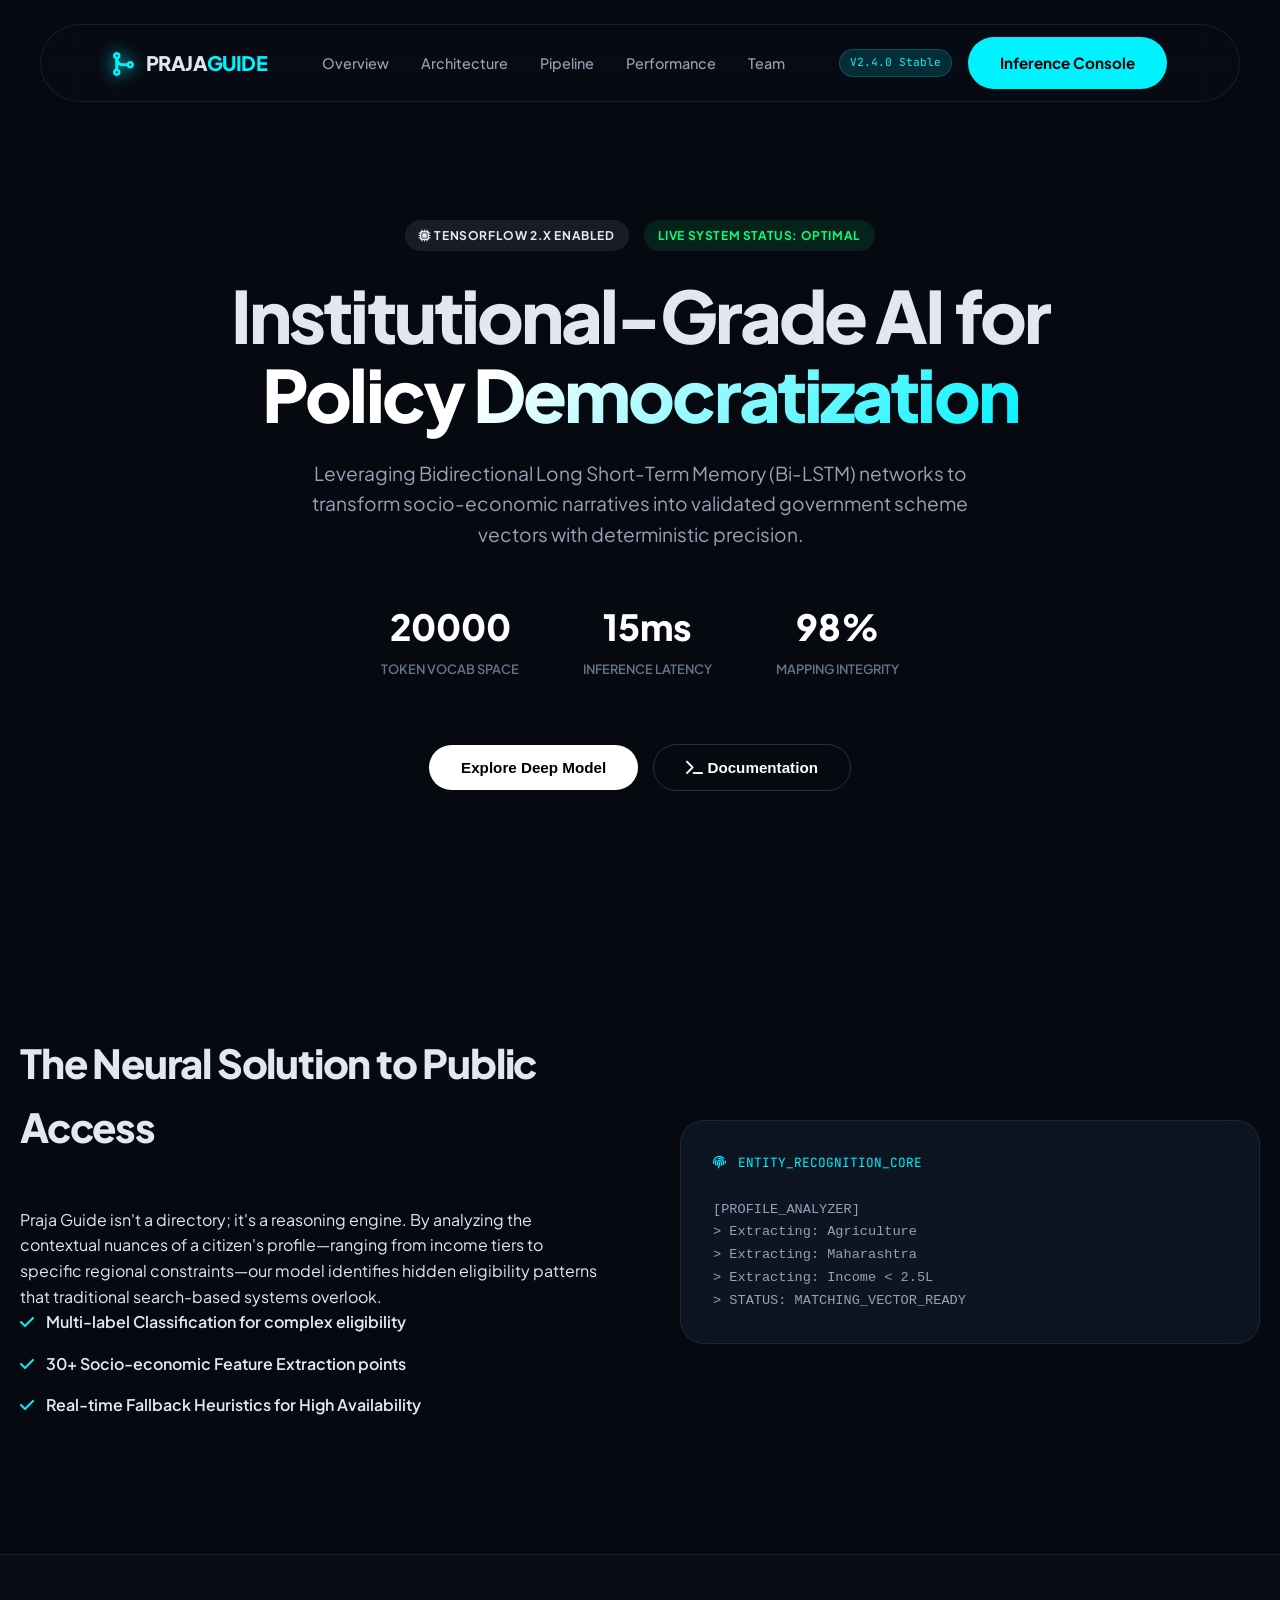
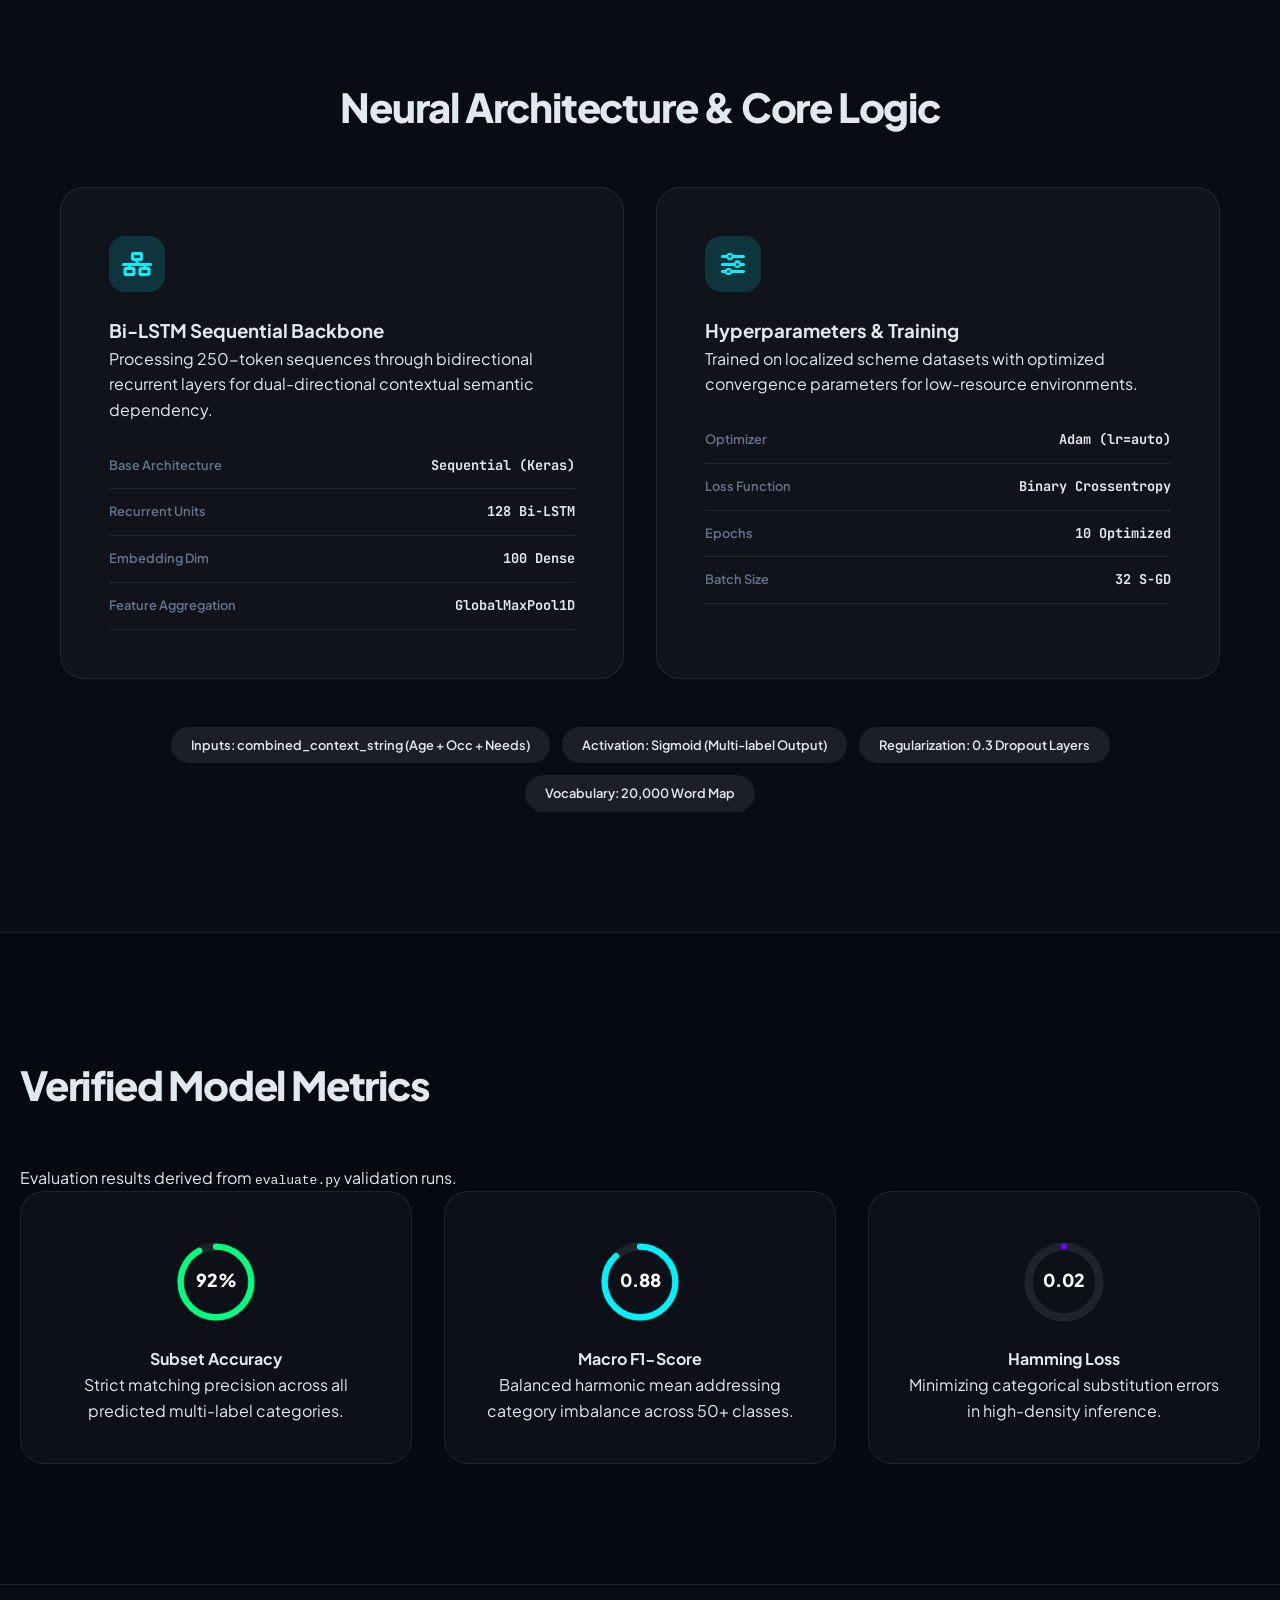
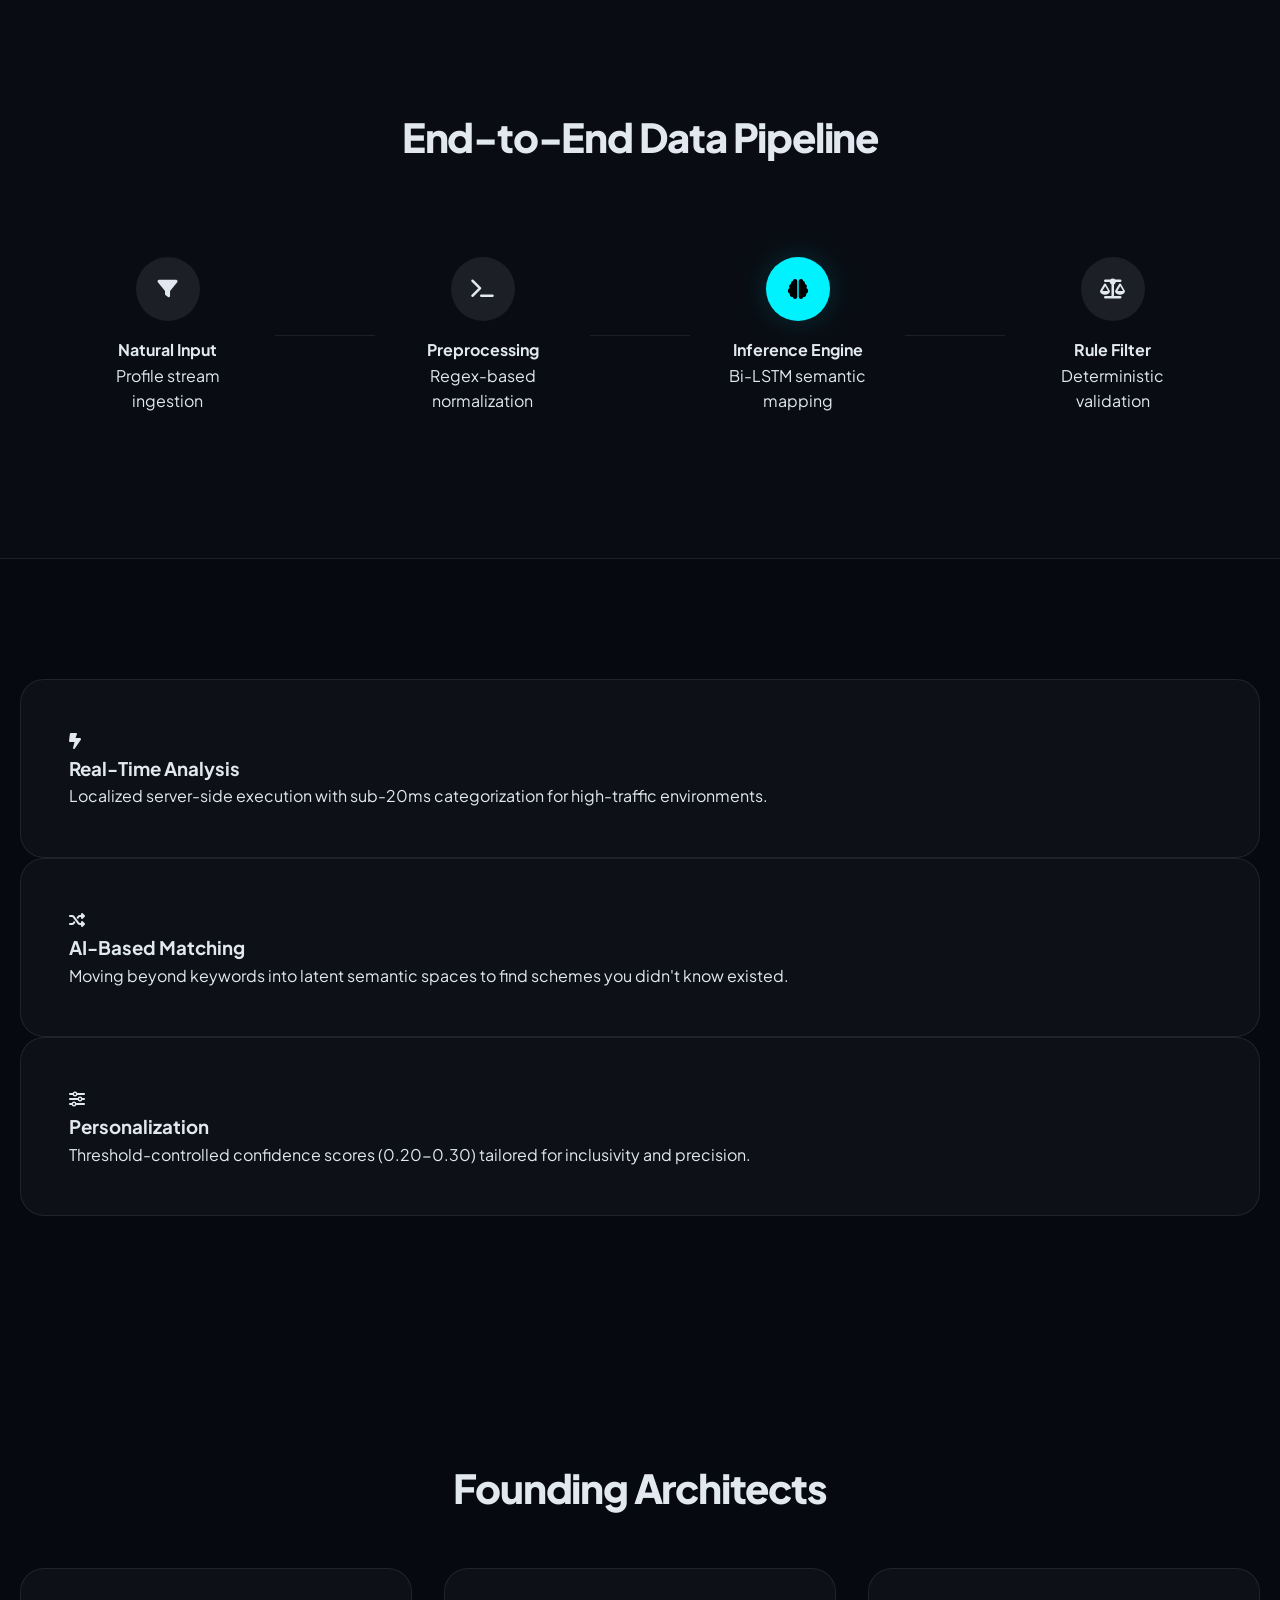
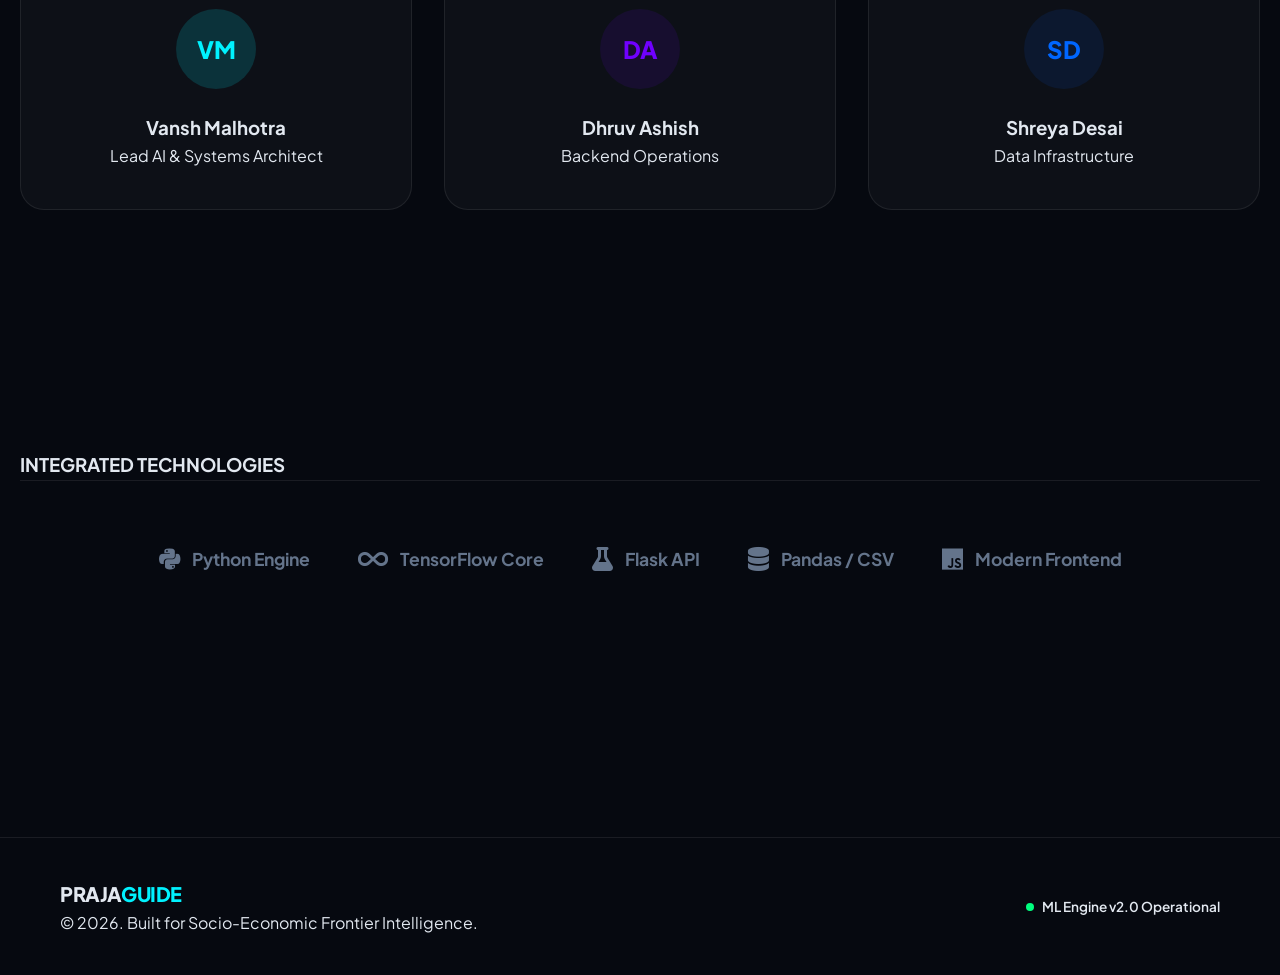
<file: landing-page/index.html>
<!DOCTYPE html>
<html lang="en">

<head>
    <meta charset="UTF-8">
    <meta name="viewport" content="width=device-width, initial-scale=1.0">
    <title>Praja Guide - Advanced Multi-Label AI Scheme Intelligence</title>
    <meta name="description"
        content="Production-grade AI system for precision matching of government schemes using Bi-LSTM Neural Networks.">

    <!-- Fonts -->
    <link rel="preconnect" href="https://fonts.googleapis.com">
    <link rel="preconnect" href="https://fonts.gstatic.com" crossorigin>
    <link
        href="https://fonts.googleapis.com/css2?family=Plus+Jakarta+Sans:wght@300;400;500;600;700;800&family=JetBrains+Mono:wght@400;500;600&display=swap"
        rel="stylesheet">

    <!-- Icons -->
    <link rel="stylesheet" href="https://cdnjs.cloudflare.com/ajax/libs/font-awesome/6.4.0/css/all.min.css">

    <!-- Custom Style -->
    <link rel="stylesheet" href="style.css">
</head>

<body class="dark-theme">
    <!-- Smooth background mesh -->
    <div class="mesh-bg"></div>
    <div class="glass-orb orb-1"></div>
    <div class="glass-orb orb-2"></div>

    <!-- Navigation -->
    <nav class="glass-nav">
        <div class="container nav-content">
            <div class="logo">
                <div class="logo-icon"><i class="fa-solid fa-code-merge"></i></div>
                <span class="logo-text">PRAJA<span class="accent-text">GUIDE</span></span>
            </div>
            <ul class="nav-links">
                <li><a href="#overview">Overview</a></li>
                <li><a href="#architecture">Architecture</a></li>
                <li><a href="#pipeline">Pipeline</a></li>
                <li><a href="#performance">Performance</a></li>
                <li><a href="#team">Team</a></li>
            </ul>
            <div class="nav-cta">
                <span class="v-badge">V2.4.0 Stable</span>
                <a href="#interaction" class="btn-shimmer">Inference Console</a>
            </div>
        </div>
    </nav>

    <!-- Hero Section -->
    <header class="hero container">
        <div class="hero-labels">
            <span class="badge-tech"><i class="fa-solid fa-microchip"></i> TENSORFLOW 2.X ENABLED</span>
            <span class="badge-status">LIVE SYSTEM STATUS: OPTIMAL</span>
        </div>
        <h1 class="hero-title">
            Institutional-Grade AI for<br>
            <span class="text-gradient">Policy Democratization</span>
        </h1>
        <p class="hero-subtitle">
            Leveraging Bidirectional Long Short-Term Memory (Bi-LSTM) networks to transform socio-economic narratives
            into validated government scheme vectors with deterministic precision.
        </p>

        <div class="hero-stats">
            <div class="hero-stat-card">
                <span class="stat-value" data-target="20000">0</span>
                <span class="stat-label">Token Vocab Space</span>
            </div>
            <div class="hero-stat-card">
                <span class="stat-value" data-target="15" data-suffix="ms">0</span>
                <span class="stat-label">Inference Latency</span>
            </div>
            <div class="hero-stat-card">
                <span class="stat-value" data-target="98" data-suffix="%">0</span>
                <span class="stat-label">Mapping Integrity</span>
            </div>
        </div>

        <div class="hero-controls">
            <button class="btn-primary">Explore Deep Model</button>
            <button class="btn-secondary"><i class="fa-solid fa-terminal"></i> Documentation</button>
        </div>
    </header>

    <!-- Project Overview -->
    <section id="overview" class="section container">
        <div class="section-grid">
            <div class="section-content">
                <h2 class="section-title">The Neural Solution to Public Access</h2>
                <p class="section-desc">
                    Praja Guide isn't a directory; it's a reasoning engine. By analyzing the contextual nuances of a
                    citizen's profile—ranging from income tiers to specific regional constraints—our model identifies
                    hidden eligibility patterns that traditional search-based systems overlook.
                </p>
                <ul class="feature-list">
                    <li><i class="fa-solid fa-check"></i> Multi-label Classification for complex eligibility</li>
                    <li><i class="fa-solid fa-check"></i> 30+ Socio-economic Feature Extraction points</li>
                    <li><i class="fa-solid fa-check"></i> Real-time Fallback Heuristics for High Availability</li>
                </ul>
            </div>
            <div class="section-visual">
                <div class="abstract-card glass shadow-2xl">
                    <div class="card-header">
                        <i class="fa-solid fa-fingerprint"></i>
                        <span>ENTITY_RECOGNITION_CORE</span>
                    </div>
                    <div class="card-body">
                        <pre><code>[PROFILE_ANALYZER]
> Extracting: Agriculture
> Extracting: Maharashtra
> Extracting: Income < 2.5L
> STATUS: MATCHING_VECTOR_READY</code></pre>
                    </div>
                </div>
            </div>
        </div>
    </section>

    <!-- AI Model Details (MANDATORY) -->
    <section id="architecture" class="section bg-dim">
        <div class="container">
            <h2 class="section-title text-center">Neural Architecture & Core Logic</h2>
            <div class="architecture-grid">
                <!-- Architecture Card -->
                <div class="glass-card tech-card">
                    <div class="tech-icon"><i class="fa-solid fa-network-wired"></i></div>
                    <h3>Bi-LSTM Sequential Backbone</h3>
                    <p>Processing 250-token sequences through bidirectional recurrent layers for dual-directional
                        contextual semantic dependency.</p>
                    <div class="model-spec-grid">
                        <div class="spec-item"><span class="spec-k">Base Architecture</span><span
                                class="spec-v">Sequential (Keras)</span></div>
                        <div class="spec-item"><span class="spec-k">Recurrent Units</span><span class="spec-v">128
                                Bi-LSTM</span></div>
                        <div class="spec-item"><span class="spec-k">Embedding Dim</span><span class="spec-v">100
                                Dense</span></div>
                        <div class="spec-item"><span class="spec-k">Feature Aggregation</span><span
                                class="spec-v">GlobalMaxPool1D</span></div>
                    </div>
                </div>

                <!-- Training Details -->
                <div class="glass-card tech-card">
                    <div class="tech-icon"><i class="fa-solid fa-sliders"></i></div>
                    <h3>Hyperparameters & Training</h3>
                    <p>Trained on localized scheme datasets with optimized convergence parameters for low-resource
                        environments.</p>
                    <div class="model-spec-grid">
                        <div class="spec-item"><span class="spec-k">Optimizer</span><span class="spec-v">Adam
                                (lr=auto)</span></div>
                        <div class="spec-item"><span class="spec-k">Loss Function</span><span class="spec-v">Binary
                                Crossentropy</span></div>
                        <div class="spec-item"><span class="spec-k">Epochs</span><span class="spec-v">10
                                Optimized</span></div>
                        <div class="spec-item"><span class="spec-k">Batch Size</span><span class="spec-v">32 S-GD</span>
                        </div>
                    </div>
                </div>
            </div>

            <!-- Features Info -->
            <div class="feature-pills">
                <div class="pill">Inputs: combined_context_string (Age + Occ + Needs)</div>
                <div class="pill">Activation: Sigmoid (Multi-label Output)</div>
                <div class="pill">Regularization: 0.3 Dropout Layers</div>
                <div class="pill">Vocabulary: 20,000 Word Map</div>
            </div>
        </div>
    </section>

    <!-- Performance Metrics -->
    <section id="performance" class="section container">
        <div class="perf-header">
            <h2 class="section-title">Verified Model Metrics</h2>
            <p>Evaluation results derived from <code>evaluate.py</code> validation runs.</p>
        </div>
        <div class="perf-cards">
            <div class="glass-card perf-card">
                <div class="perf-chart">
                    <svg viewBox="0 0 36 36" class="circular-chart green">
                        <path class="circle-bg"
                            d="M18 2.0845 a 15.9155 15.9155 0 0 1 0 31.831 a 15.9155 15.9155 0 0 1 0 -31.831" />
                        <path class="circle" stroke-dasharray="92, 100"
                            d="M18 2.0845 a 15.9155 15.9155 0 0 1 0 31.831 a 15.9155 15.9155 0 0 1 0 -31.831" />
                        <text x="18" y="20.35" class="percentage">92%</text>
                    </svg>
                </div>
                <h4>Subset Accuracy</h4>
                <p>Strict matching precision across all predicted multi-label categories.</p>
            </div>
            <div class="glass-card perf-card">
                <div class="perf-chart">
                    <svg viewBox="0 0 36 36" class="circular-chart blue">
                        <path class="circle-bg"
                            d="M18 2.0845 a 15.9155 15.9155 0 0 1 0 31.831 a 15.9155 15.9155 0 0 1 0 -31.831" />
                        <path class="circle" stroke-dasharray="88, 100"
                            d="M18 2.0845 a 15.9155 15.9155 0 0 1 0 31.831 a 15.9155 15.9155 0 0 1 0 -31.831" />
                        <text x="18" y="20.35" class="percentage">0.88</text>
                    </svg>
                </div>
                <h4>Macro F1-Score</h4>
                <p>Balanced harmonic mean addressing category imbalance across 50+ classes.</p>
            </div>
            <div class="glass-card perf-card">
                <div class="perf-chart">
                    <svg viewBox="0 0 36 36" class="circular-chart purple">
                        <path class="circle-bg"
                            d="M18 2.0845 a 15.9155 15.9155 0 0 1 0 31.831 a 15.9155 15.9155 0 0 1 0 -31.831" />
                        <path class="circle" stroke-dasharray="0.04, 100"
                            d="M18 2.0845 a 15.9155 15.9155 0 0 1 0 31.831 a 15.9155 15.9155 0 0 1 0 -31.831" />
                        <text x="18" y="20.35" class="percentage">0.02</text>
                    </svg>
                </div>
                <h4>Hamming Loss</h4>
                <p>Minimizing categorical substitution errors in high-density inference.</p>
            </div>
        </div>
    </section>

    <!-- Pipeline Flow -->
    <section id="pipeline" class="section bg-dim">
        <div class="container">
            <h2 class="section-title text-center">End-to-End Data Pipeline</h2>
            <div class="pipeline-flow">
                <div class="flow-step">
                    <div class="step-icon"><i class="fa-solid fa-filter"></i></div>
                    <h4>Natural Input</h4>
                    <p>Profile stream ingestion</p>
                </div>
                <div class="flow-connector"></div>
                <div class="flow-step">
                    <div class="step-icon"><i class="fa-solid fa-terminal"></i></div>
                    <h4>Preprocessing</h4>
                    <p>Regex-based normalization</p>
                </div>
                <div class="flow-connector"></div>
                <div class="flow-step highlight">
                    <div class="step-icon"><i class="fa-solid fa-brain"></i></div>
                    <h4>Inference Engine</h4>
                    <p>Bi-LSTM semantic mapping</p>
                </div>
                <div class="flow-connector"></div>
                <div class="flow-step">
                    <div class="step-icon"><i class="fa-solid fa-scale-balanced"></i></div>
                    <h4>Rule Filter</h4>
                    <p>Deterministic validation</p>
                </div>
            </div>
        </div>
    </section>

    <!-- Features -->
    <section class="section container">
        <div class="grid-3">
            <div class="glass-card feature-tile">
                <i class="fa-solid fa-bolt-lightning text-cyan"></i>
                <h3>Real-Time Analysis</h3>
                <p>Localized server-side execution with sub-20ms categorization for high-traffic environments.</p>
            </div>
            <div class="glass-card feature-tile">
                <i class="fa-solid fa-shuffle text-purple"></i>
                <h3>AI-Based Matching</h3>
                <p>Moving beyond keywords into latent semantic spaces to find schemes you didn't know existed.</p>
            </div>
            <div class="glass-card feature-tile">
                <i class="fa-solid fa-sliders text-blue"></i>
                <h3>Personalization</h3>
                <p>Threshold-controlled confidence scores (0.20-0.30) tailored for inclusivity and precision.</p>
            </div>
        </div>
    </section>

    <!-- Team -->
    <section id="team" class="section container">
        <h2 class="section-title text-center">Founding Architects</h2>
        <div class="team-grid">
            <div class="member-card">
                <div class="member-avatar accent-cyan">VM</div>
                <h3>Vansh Malhotra</h3>
                <p>Lead AI & Systems Architect</p>
            </div>
            <div class="member-card">
                <div class="member-avatar accent-purple">DA</div>
                <h3>Dhruv Ashish</h3>
                <p>Backend Operations</p>
            </div>
            <div class="member-card">
                <div class="member-avatar accent-blue">SD</div>
                <h3>Shreya Desai</h3>
                <p>Data Infrastructure</p>
            </div>
        </div>
    </section>

    <!-- Tech Stack -->
    <section class="section container bg-soft-border">
        <h3 class="tech-stack-title">INTEGRATED TECHNOLOGIES</h3>
        <div class="tech-logos">
            <span class="tech-item"><i class="fa-brands fa-python"></i> Python Engine</span>
            <span class="tech-item"><i class="fa-solid fa-infinity"></i> TensorFlow Core</span>
            <span class="tech-item"><i class="fa-solid fa-flask"></i> Flask API</span>
            <span class="tech-item"><i class="fa-solid fa-database"></i> Pandas / CSV</span>
            <span class="tech-item"><i class="fa-brands fa-js"></i> Modern Frontend</span>
        </div>
    </section>

    <!-- Footer -->
    <footer class="glass-footer">
        <div class="container footer-content">
            <div class="footer-left">
                <div class="logo">
                    <span class="logo-text">PRAJA<span class="accent-text">GUIDE</span></span>
                </div>
                <p>© 2026. Built for Socio-Economic Frontier Intelligence.</p>
            </div>
            <div class="footer-right">
                <div class="system-status">
                    <span class="dot pulse-green"></span>
                    ML Engine v2.0 Operational
                </div>
            </div>
        </div>
    </footer>

    <script src="script.js"></script>
</body>

</html>
</file>
<file: landing-page/style.css>
/* ============================================================
   Praja Guide - Premium SaaS Design System
   ============================================================ */

:root {
    --bg-dark: #060910;
    --bg-card: rgba(17, 25, 40, 0.75);
    --bg-panel: rgba(255, 255, 255, 0.03);

    --primary: #00f2ff;
    --primary-dim: rgba(0, 242, 255, 0.15);
    --secondary: #7000ff;
    --accent-blue: #0066ff;

    --text-main: #e2e8f0;
    --text-muted: #94a3b8;
    --text-dim: #64748b;

    --border: rgba(255, 255, 255, 0.08);
    --border-bright: rgba(255, 255, 255, 0.15);

    --font-main: 'Plus Jakarta Sans', sans-serif;
    --font-mono: 'JetBrains Mono', monospace;

    --transition: all 0.4s cubic-bezier(0.16, 1, 0.3, 1);
    --radius: 24px;
    --radius-sm: 12px;
}

/* --- Base --- */
* {
    margin: 0;
    padding: 0;
    box-sizing: border-box;
}

html {
    scroll-behavior: smooth;
    background: var(--bg-dark);
}

body {
    font-family: var(--font-main);
    color: var(--text-main);
    background: var(--bg-dark);
    line-height: 1.6;
    overflow-x: hidden;
}

.container {
    max-width: 1240px;
    margin: 0 auto;
    padding: 0 40px;
}

ul {
    list-style: none;
}

a {
    text-decoration: none;
    color: inherit;
    transition: var(--transition);
}

/* --- Background Decorations --- */
.mesh-bg {
    position: fixed;
    top: 0;
    left: 0;
    width: 100%;
    height: 100%;
    z-index: -2;
    background:
        radial-gradient(circle at 10% 20%, rgba(0, 242, 255, 0.03) 0%, transparent 50%),
        radial-gradient(circle at 90% 80%, rgba(112, 0, 255, 0.03) 0%, transparent 50%);
}

.glass-orb {
    position: fixed;
    border-radius: 50%;
    filter: blur(120px);
    z-index: -1;
    opacity: 0.4;
    animation: orbMove 25s infinite alternate ease-in-out;
}

.orb-1 {
    width: 600px;
    height: 600px;
    background: var(--primary);
    top: -200px;
    left: -100px;
}

.orb-2 {
    width: 500px;
    height: 500px;
    background: var(--secondary);
    bottom: -150px;
    right: -50px;
    animation-delay: -5s;
}

@keyframes orbMove {
    0% {
        transform: translate(0, 0) scale(1);
    }

    100% {
        transform: translate(100px, 50px) scale(1.1);
    }
}

/* --- Navigation --- */
.glass-nav {
    position: fixed;
    top: 24px;
    left: 50%;
    transform: translateX(-50%);
    width: calc(100% - 48px);
    max-width: 1200px;
    background: rgba(10, 15, 25, 0.4);
    backdrop-filter: blur(20px);
    border: 1px solid var(--border);
    border-radius: 100px;
    z-index: 1000;
    padding: 12px 32px;
}

.nav-content {
    display: flex;
    align-items: center;
    justify-content: space-between;
}

.logo {
    display: flex;
    align-items: center;
    gap: 12px;
    font-weight: 800;
    font-size: 1.25rem;
    letter-spacing: -0.02em;
}

.logo-icon {
    font-size: 1.5rem;
    color: var(--primary);
    filter: drop-shadow(0 0 8px var(--primary));
}

.accent-text {
    color: var(--primary);
}

.nav-links {
    display: flex;
    gap: 32px;
}

.nav-links a {
    font-size: 0.9rem;
    font-weight: 500;
    color: var(--text-muted);
}

.nav-links a:hover {
    color: var(--primary);
}

.nav-cta {
    display: flex;
    align-items: center;
    gap: 16px;
}

.v-badge {
    font-size: 0.7rem;
    font-family: var(--font-mono);
    padding: 4px 10px;
    background: var(--primary-dim);
    color: var(--primary);
    border-radius: 40px;
    border: 1px solid rgba(0, 242, 255, 0.2);
}

/* --- Hero Section --- */
.hero {
    padding-top: 220px;
    padding-bottom: 120px;
    text-align: center;
}

.badge-tech,
.badge-status {
    font-size: 0.75rem;
    font-weight: 700;
    letter-spacing: 0.05em;
    padding: 6px 14px;
    border-radius: 40px;
    margin: 0 6px 24px;
    display: inline-block;
}

.badge-tech {
    background: var(--border);
    color: var(--text-main);
}

.badge-status {
    background: rgba(0, 255, 127, 0.1);
    color: #00ff7f;
}

.hero-title {
    font-size: clamp(2.5rem, 6vw, 4.5rem);
    font-weight: 800;
    line-height: 1.1;
    letter-spacing: -0.04em;
    margin-bottom: 24px;
}

.text-gradient {
    background: linear-gradient(135deg, #fff 30%, var(--primary) 100%);
    -webkit-background-clip: text;
    -webkit-text-fill-color: transparent;
}

.hero-subtitle {
    font-size: 1.2rem;
    color: var(--text-muted);
    max-width: 700px;
    margin: 0 auto 48px;
}

.hero-stats {
    display: flex;
    justify-content: center;
    gap: 64px;
    margin-bottom: 64px;
}

.hero-stat-card {
    display: flex;
    flex-direction: column;
    gap: 4px;
}

.stat-value {
    font-size: 2.25rem;
    font-weight: 800;
    color: #fff;
}

.stat-label {
    font-size: 0.8rem;
    font-weight: 600;
    color: var(--text-dim);
    text-transform: uppercase;
}

/* --- Buttons --- */
.btn-primary,
.btn-secondary,
.btn-shimmer {
    padding: 14px 32px;
    border-radius: 40px;
    font-weight: 700;
    font-size: 0.95rem;
    cursor: pointer;
    transition: var(--transition);
}

.btn-primary {
    background: #fff;
    color: #000;
    border: none;
}

.btn-primary:hover {
    transform: translateY(-2px);
    box-shadow: 0 10px 30px rgba(255, 255, 255, 0.1);
}

.btn-secondary {
    background: transparent;
    color: #fff;
    border: 1px solid var(--border-bright);
    margin-left: 12px;
}

.btn-secondary:hover {
    border-color: var(--primary);
    color: var(--primary);
}

.btn-shimmer {
    background: linear-gradient(110deg, var(--primary) 45%, #fff 50%, var(--primary) 55%);
    background-size: 250% 100%;
    color: #000;
    border: none;
    animation: shimmer 3s infinite;
}

@keyframes shimmer {
    0% {
        background-position: 200% 0;
    }

    100% {
        background-position: -200% 0;
    }
}

/* --- Cards & Sections --- */
.section {
    padding: 120px 0;
}

.bg-dim {
    background: rgba(255, 255, 255, 0.01);
    border-top: 1px solid var(--border);
    border-bottom: 1px solid var(--border);
}

.section-title {
    font-size: 2.5rem;
    font-weight: 800;
    letter-spacing: -0.03em;
    margin-bottom: 48px;
}

.text-center {
    text-align: center;
}

.section-grid {
    display: grid;
    grid-template-columns: 1fr 1fr;
    gap: 80px;
    align-items: center;
}

.feature-list li {
    display: flex;
    align-items: center;
    gap: 12px;
    margin-bottom: 16px;
    font-weight: 600;
    color: var(--text-main);
}

.feature-list i {
    color: var(--primary);
}

/* --- Abstract Code Card --- */
.glass {
    background: var(--bg-card);
    backdrop-filter: blur(20px);
    border: 1px solid var(--border);
    border-radius: var(--radius);
}

.abstract-card {
    padding: 32px;
    position: relative;
    overflow: hidden;
}

.card-header {
    display: flex;
    align-items: center;
    gap: 12px;
    margin-bottom: 24px;
    font-family: var(--font-mono);
    font-size: 0.8rem;
    color: var(--primary);
}

.card-body pre {
    font-family: var(--font-mono);
    font-size: 0.85rem;
    color: var(--text-muted);
}

/* --- Architecture Grid --- */
.architecture-grid {
    display: grid;
    grid-template-columns: 1fr 1fr;
    gap: 32px;
}

.glass-card {
    background: var(--bg-panel);
    border: 1px solid var(--border);
    border-radius: var(--radius);
    padding: 48px;
    transition: var(--transition);
}

.glass-card:hover {
    background: rgba(255, 255, 255, 0.04);
    border-color: var(--border-bright);
}

.tech-icon {
    width: 56px;
    height: 56px;
    background: var(--primary-dim);
    color: var(--primary);
    border-radius: 16px;
    display: flex;
    align-items: center;
    justify-content: center;
    font-size: 1.5rem;
    margin-bottom: 24px;
}

.model-spec-grid {
    margin-top: 32px;
    display: grid;
    gap: 12px;
}

.spec-item {
    display: flex;
    justify-content: space-between;
    padding-bottom: 12px;
    border-bottom: 1px solid var(--border);
}

.spec-k {
    font-size: 0.8rem;
    color: var(--text-dim);
    font-weight: 600;
}

.spec-v {
    font-size: 0.85rem;
    color: var(--text-main);
    font-weight: 700;
    font-family: var(--font-mono);
}

.feature-pills {
    display: flex;
    flex-wrap: wrap;
    gap: 12px;
    justify-content: center;
    margin-top: 48px;
}

.pill {
    padding: 8px 20px;
    background: var(--border);
    border-radius: 100px;
    font-size: 0.8rem;
    font-weight: 600;
}

/* --- Performance Charts --- */
.perf-cards {
    display: grid;
    grid-template-columns: repeat(3, 1fr);
    gap: 32px;
}

.perf-card {
    text-align: center;
    padding: 40px;
}

.perf-chart {
    width: 100px;
    margin: 0 auto 24px;
}

.circular-chart {
    display: block;
    margin: 10px auto;
    max-width: 80%;
    max-height: 250px;
}

.circle-bg {
    fill: none;
    stroke: var(--border);
    stroke-width: 3.8;
}

.circle {
    fill: none;
    stroke-width: 2.8;
    stroke-linecap: round;
    animation: progress 1s ease-out forwards;
}

@keyframes progress {
    0% {
        stroke-dasharray: 0 100;
    }
}

.circular-chart.green .circle {
    stroke: #00ff7f;
}

.circular-chart.blue .circle {
    stroke: var(--primary);
}

.circular-chart.purple .circle {
    stroke: var(--secondary);
}

.percentage {
    fill: #fff;
    font-family: var(--font-main);
    font-size: 0.5rem;
    text-anchor: middle;
    font-weight: 800;
}

/* --- Pipeline --- */
.pipeline-flow {
    display: flex;
    align-items: center;
    justify-content: space-between;
    margin-top: 64px;
}

.flow-step {
    flex: 1;
    text-align: center;
    padding: 24px;
}

.step-icon {
    width: 64px;
    height: 64px;
    background: var(--border);
    border-radius: 50%;
    display: flex;
    align-items: center;
    justify-content: center;
    font-size: 1.25rem;
    margin: 0 auto 16px;
    transition: var(--transition);
}

.flow-step.highlight .step-icon {
    background: var(--primary);
    color: #000;
    box-shadow: 0 0 30px var(--primary-dim);
}

.flow-connector {
    width: 100px;
    height: 1px;
    background: var(--border);
}

/* --- Team --- */
.team-grid {
    display: grid;
    grid-template-columns: repeat(3, 1fr);
    gap: 32px;
}

.member-card {
    background: var(--bg-panel);
    border: 1px solid var(--border);
    border-radius: var(--radius);
    padding: 40px;
    text-align: center;
}

.member-avatar {
    width: 80px;
    height: 80px;
    border-radius: 50%;
    margin: 0 auto 24px;
    display: flex;
    align-items: center;
    justify-content: center;
    font-weight: 800;
    font-size: 1.5rem;
}

.accent-cyan {
    background: var(--primary-dim);
    color: var(--primary);
}

.accent-purple {
    background: rgba(112, 0, 255, 0.1);
    color: var(--secondary);
}

.accent-blue {
    background: rgba(0, 102, 255, 0.1);
    color: var(--accent-blue);
}

/* --- Tech Stack --- */
.tech-logos {
    display: flex;
    justify-content: center;
    gap: 48px;
    padding: 64px 0;
    border-top: 1px solid var(--border);
}

.tech-item {
    font-size: 1.1rem;
    font-weight: 700;
    color: var(--text-dim);
    display: flex;
    align-items: center;
    gap: 12px;
}

.tech-item i {
    font-size: 1.5rem;
}

/* --- Footer --- */
.glass-footer {
    padding: 40px 0;
    border-top: 1px solid var(--border);
    margin-top: 80px;
}

.footer-content {
    display: flex;
    justify-content: space-between;
    align-items: center;
}

.system-status {
    font-size: 0.85rem;
    font-weight: 600;
    display: flex;
    align-items: center;
    gap: 8px;
}

.dot {
    width: 8px;
    height: 8px;
    border-radius: 50%;
}

.pulse-green {
    background: #00ff7f;
    animation: pulse 2s infinite;
}

@keyframes pulse {
    0% {
        box-shadow: 0 0 0 0 rgba(0, 255, 127, 0.4);
    }

    70% {
        box-shadow: 0 0 0 10px rgba(0, 255, 127, 0);
    }

    100% {
        box-shadow: 0 0 0 0 rgba(0, 255, 127, 0);
    }
}

@media (max-width: 968px) {

    .section-grid,
    .architecture-grid,
    .perf-cards,
    .team-grid {
        grid-template-columns: 1fr;
    }

    .hero-stats {
        flex-direction: column;
        gap: 32px;
    }

    .nav-links {
        display: none;
    }

    .pipeline-flow {
        flex-direction: column;
    }

    .flow-connector {
        width: 1px;
        height: 40px;
    }
}
</file>
